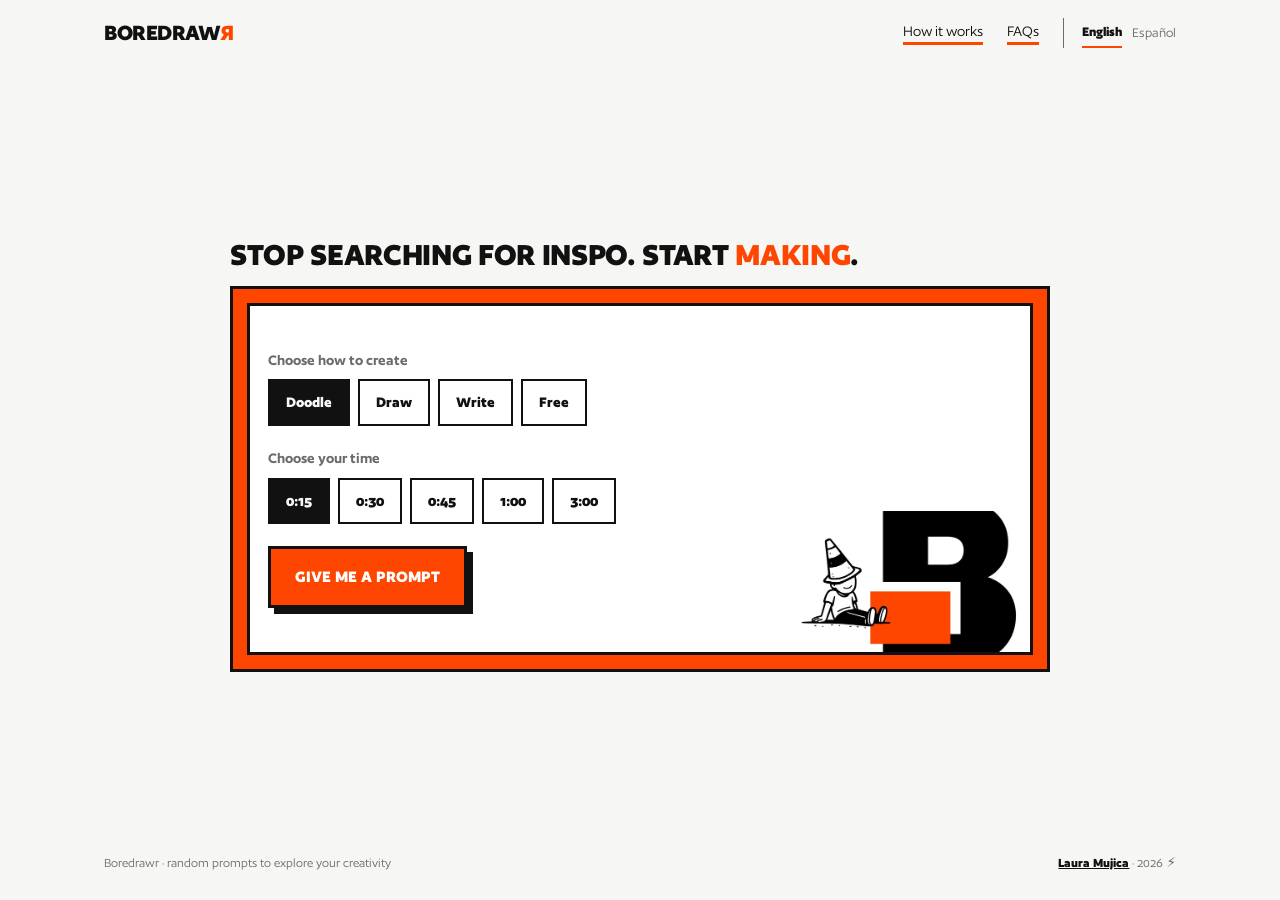
<file: index.html>
<!DOCTYPE html>
<html lang="en">
<head>
<!-- Google tag (gtag.js) -->
<script async src="https://www.googletagmanager.com/gtag/js?id=G-VSSH24MEQZ"></script>
<script>
  window.dataLayer = window.dataLayer || [];
  function gtag(){dataLayer.push(arguments);}
  gtag('js', new Date());
  gtag('config', 'G-VSSH24MEQZ');
</script>
<meta charset="utf-8">
<meta name="viewport" content="width=device-width, initial-scale=1, viewport-fit=cover">
<title>Boredrawr — Drawing &amp; Doodle Prompt Generator</title>
<meta name="description" content="Random drawing and doodling prompts for a quick creative warm-up. Choose a timer from 15 seconds to 3 minutes and start making, without pressure.">
<meta name="author" content="Laura Mujica">
<link rel="apple-touch-icon" sizes="128x128" href="/apple-touch-icon.png">
<meta name="apple-mobile-web-app-title" content="Boredrawr">
<link rel="canonical" href="https://boredrawr.web.app/">
<link rel="alternate" hreflang="en" href="https://boredrawr.web.app/">
<link rel="alternate" hreflang="es" href="https://boredrawr.web.app/es/">
<link rel="alternate" hreflang="x-default" href="https://boredrawr.web.app/">
<meta property="og:locale" content="en_US">
<meta property="og:type" content="website">
<meta property="og:site_name" content="Boredrawr">
<meta property="og:title" content="Boredrawr — Stop searching for inspo. Start making.">
<meta property="og:description" content="Drawing &amp; doodling prompts. A quick creative warm-up for your imagination.">
<meta property="og:url" content="https://boredrawr.web.app/">
<meta property="og:image" content="https://boredrawr.web.app/img/boredrawr-social.png?v=8b0ccb72edf8">
<meta property="og:image:width" content="1201">
<meta property="og:image:height" content="631">
<meta property="og:image:alt" content="Boredrawr — Stop searching for inspo. Start making. Drawing and doodling prompts for a quick creative warm-up.">
<meta name="twitter:card" content="summary_large_image">
<meta name="twitter:title" content="Boredrawr — Stop searching for inspo. Start making.">
<meta name="twitter:description" content="Drawing &amp; doodling prompts. A quick creative warm-up for your imagination.">
<meta name="twitter:image" content="https://boredrawr.web.app/img/boredrawr-social.png?v=8b0ccb72edf8">
<meta name="twitter:image:alt" content="Boredrawr — Stop searching for inspo. Start making. Drawing and doodling prompts for a quick creative warm-up.">
<link rel="icon" type="image/png" href="img/favicon.png">
<link rel="stylesheet" href="css/styles.css?v=721ab4e845">
<script type="application/ld+json">
{
  "@context": "https://schema.org",
  "@graph": [
    {
      "@type": "WebSite",
      "@id": "https://boredrawr.web.app/#website",
      "url": "https://boredrawr.web.app/",
      "name": "Boredrawr",
      "inLanguage": "en",
      "description": "Random drawing and doodling prompts for a quick creative warm-up. Choose a timer from 15 seconds to 3 minutes and start making, without pressure."
    },
    {
      "@type": "WebApplication",
      "@id": "https://boredrawr.web.app/#webapp",
      "url": "https://boredrawr.web.app/",
      "name": "Boredrawr",
      "description": "Random drawing and doodling prompts for a quick creative warm-up. Choose a timer from 15 seconds to 3 minutes and start making, without pressure.",
      "applicationCategory": "EntertainmentApplication",
      "operatingSystem": "Any",
      "browserRequirements": "A modern web browser with JavaScript enabled",
      "inLanguage": "en",
      "isAccessibleForFree": true,
      "offers": {
        "@type": "Offer",
        "price": "0",
        "priceCurrency": "USD"
      },
      "creator": {
        "@type": "Person",
        "name": "Laura Mujica",
        "url": "https://lauramujica.com/"
      }
    }
  ]
}
</script>
</head>
<body>
<div class="wrap top">
<header>
  <a class="logo" href="#top" aria-label="Boredrawr">BOREDRAW<i>R</i></a>
  <button class="menu-toggle" id="menuToggle" type="button" aria-expanded="false" aria-controls="headerLinks" aria-label="Open menu"><span aria-hidden="true"></span><span aria-hidden="true"></span><span aria-hidden="true"></span></button>
  <nav id="headerLinks" class="header-links" aria-label="About Boredrawr">
    <button class="nav" id="openHow" type="button">How it works</button>
    <button class="nav" id="openFaq" type="button">FAQs</button>
    <span class="language-switch" role="group" aria-label="Language">
      <a href="/" lang="en" hreflang="en" aria-current="page">English</a>
      <a href="/es/" lang="es" hreflang="es">Español</a>
    </span>
  </nav>
</header>

<main id="top">
<div class="hero">
  <div>
    <h1>Stop searching for inspo. Start <span class="heading-accent">making</span>.</h1>
  </div>

  <div class="tool" id="app">
    <div class="panel" aria-live="polite">
      <!-- Setup -->
      <div id="setup" class="state">
        <div class="hero-img"><img src="img/brwr-hero.jpg" alt="Character with a traffic cone on its head, sitting next to the Boredrawr B" width="1200" height="675"></div>
        <div class="controls">
        <div><h2 class="field-label">Choose how to create</h2>
          <div class="chips" id="modes" role="group" aria-label="Mode"></div></div>
        <div><h2 class="field-label">Choose your time</h2>
          <div class="chips" id="times" role="group" aria-label="Time limit"></div></div>
        <div class="row"><button class="btn" id="go" disabled>Give me a prompt</button></div>
        <p id="promptError" role="status" hidden>Could not load prompts. Please check your connection and try again.</p>
        <div class="count" id="count"><span></span><button type="button" class="reset" aria-label="Reset count" title="Reset count"><svg width="16" height="16" viewBox="0 0 24 24" fill="none" stroke="currentColor" stroke-width="2.2" stroke-linecap="round" stroke-linejoin="round" aria-hidden="true"><path d="M3 12a9 9 0 1 0 3-6.7L3 8"/><path d="M3 3v5h5"/></svg></button></div>
        </div>
      </div>
      <!-- Running -->
      <div id="run" class="state" hidden>
        <div class="timer" id="clock">00:15</div>
        <div class="bar"><b id="fill"></b></div>
        <div class="prompt"><small>Your random prompt</small><strong id="ptext"></strong></div>
        <div class="row">
          <button class="btn ghost" id="finish">I'm done</button>
        </div>
      </div>
      <!-- Finished -->
      <div id="end" class="state" hidden>
        <div class="done-msg" id="endmsg">Time's up.</div>
        <div class="prompt"><small>You made this</small><strong id="pdone"></strong></div>
        <div class="row">
          <button class="btn" id="again">Go again</button>
          <button class="btn ghost" id="back">Settings</button>
        </div>
        <div class="count" id="count2"><span></span><button type="button" class="reset" aria-label="Reset count" title="Reset count"><svg width="16" height="16" viewBox="0 0 24 24" fill="none" stroke="currentColor" stroke-width="2.2" stroke-linecap="round" stroke-linejoin="round" aria-hidden="true"><path d="M3 12a9 9 0 1 0 3-6.7L3 8"/><path d="M3 3v5h5"/></svg></button></div>
      </div>
    </div>
  </div>
</div>
</main>
</div>

<dialog id="how" aria-label="About Boredrawr">
  <button class="close" id="closeHow" type="button" aria-label="Close">Close</button>
  <div class="m-top two">
    <h2>When the blank page isn't the real problem</h2>
    <div>
      <p>Creative blocks don’t always come from a lack of ideas. Sometimes the hardest part is choosing where to start.</p>
      <p>Boredrawr is a free browser-based random prompt generator for drawing and doodling, with writing and free-form modes too. Choose a creative mode, set a timer and respond to one unexpected prompt.</p>
      <p>Draw an impatient cloud. Doodle a suspicious lighthouse without lifting your pen. Write from the point of view of a sleepy toaster. Or choose Free mode and use any medium.</p>
      <p>No account, no gallery to browse, no lengthy setup. Just a small creative exercise to get you making.</p>
      <div class="callout">Creative momentum, not a perfect result.</div>
    </div>
  </div>
  <div class="m-bottom">
    <h2>How it works</h2>
    <ol class="steps">
      <li><b>Choose how to create</b><span>Draw, doodle, write or use any medium.</span></li>
      <li><b>Choose your time</b><span>Choose 15, 30 or 45 seconds, 1 minute or 3 minutes.</span></li>
      <li><b>Get a random prompt</b><span>An unexpected combination gives you somewhere to start.</span></li>
      <li><b>Make something</b><span>Use pen and paper or your favorite tool.</span></li>
    </ol>
  </div>
</dialog>

<dialog id="faqDialog" class="faq-dialog" aria-labelledby="faqTitle">
  <div class="faq-heading">
    <div><h2 id="faqTitle">Frequently asked questions</h2></div>
    <button class="close" id="closeFaq" type="button" aria-label="Close FAQ">Close</button>
  </div>
  <div class="faq">
    <details><summary><span class="faq-number">01</span><span>What is Boredrawr?</span></summary><p>Boredrawr is a free web app that generates random prompts for drawing, doodling, writing and other creative activities. It runs in your browser.</p></details>
    <details><summary><span class="faq-number">02</span><span>Where does the name Boredrawr come from?</span></summary><p>Boredrawr brings together <b>bored</b>, <b>draw</b>, and <b>drawer</b>. It starts with boredom and turns it into an invitation to draw. The drawer adds a playful twist: imagine opening one and pulling out an unexpected prompt. You never quite know what you’ll find—or where it might take you.</p></details>
    <details><summary><span class="faq-number">03</span><span>How does the prompt generator work?</span></summary><p>It combines an adjective, a subject and an instruction for your selected mode. Each prompt gives you a small creative task to interpret in your own way.</p></details>
    <details><summary><span class="faq-number">04</span><span>Do I need drawing experience?</span></summary><p>No. You can use Boredrawr for a quick sketch, a simple doodle, a short paragraph or an experiment in any medium.</p></details>
    <details><summary><span class="faq-number">05</span><span>Can I use it for writing?</span></summary><p>Yes. Write mode asks you to write one paragraph from the point of view of the character or object in your prompt.</p></details>
    <details><summary><span class="faq-number">06</span><span>What does Free mode do?</span></summary><p>Free mode gives you a subject without restricting the medium. You decide how to respond.</p></details>
    <details><summary><span class="faq-number">07</span><span>How long is each exercise?</span></summary><p>You can choose 15, 30 or 45 seconds, 1 minute or 3 minutes. You can also finish before the timer ends.</p></details>
    <details><summary><span class="faq-number">08</span><span>Is Boredrawr free?</span></summary><p>Yes. You can use the prompt generator without payment or an account.</p></details>
    <details><summary><span class="faq-number">09</span><span>Does Boredrawr save my work?</span></summary><p>Boredrawr does not record your drawings or writing. It stores a completion count in your browser on the device you use.</p></details>
    <details><summary><span class="faq-number">10</span><span>Can I suggest something or request another language?</span></summary><p>Absolutely! Send your suggestions, language requests or questions to <span class="faq-contact"><a id="contactEmail" href="mailto:hello@lauramujica.com">hello@lauramujica.com</a><button id="copyEmail" class="copy-email" type="button" aria-label="Copy email address" title="Copy email address"><svg width="18" height="18" viewBox="0 0 24 24" fill="none" stroke="currentColor" stroke-width="2" stroke-linecap="round" stroke-linejoin="round" aria-hidden="true"><rect x="8" y="8" width="12" height="12" rx="2"/><path d="M16 8V4a2 2 0 0 0-2-2H4a2 2 0 0 0-2 2v10a2 2 0 0 0 2 2h4"/></svg></button></span><span id="copyEmailStatus" class="copy-status" role="status" aria-live="polite"></span></p></details>
  </div>
</dialog>



<div class="wrap"><footer><span>Boredrawr · random prompts to explore your creativity</span><span><a href="https://lauramujica.com/" target="_blank">Laura Mujica</a> · 2026 ⚡</span></footer></div>

<script src="js/app.js?v=e31d42c010" defer></script>
</body>
</html>
</file>
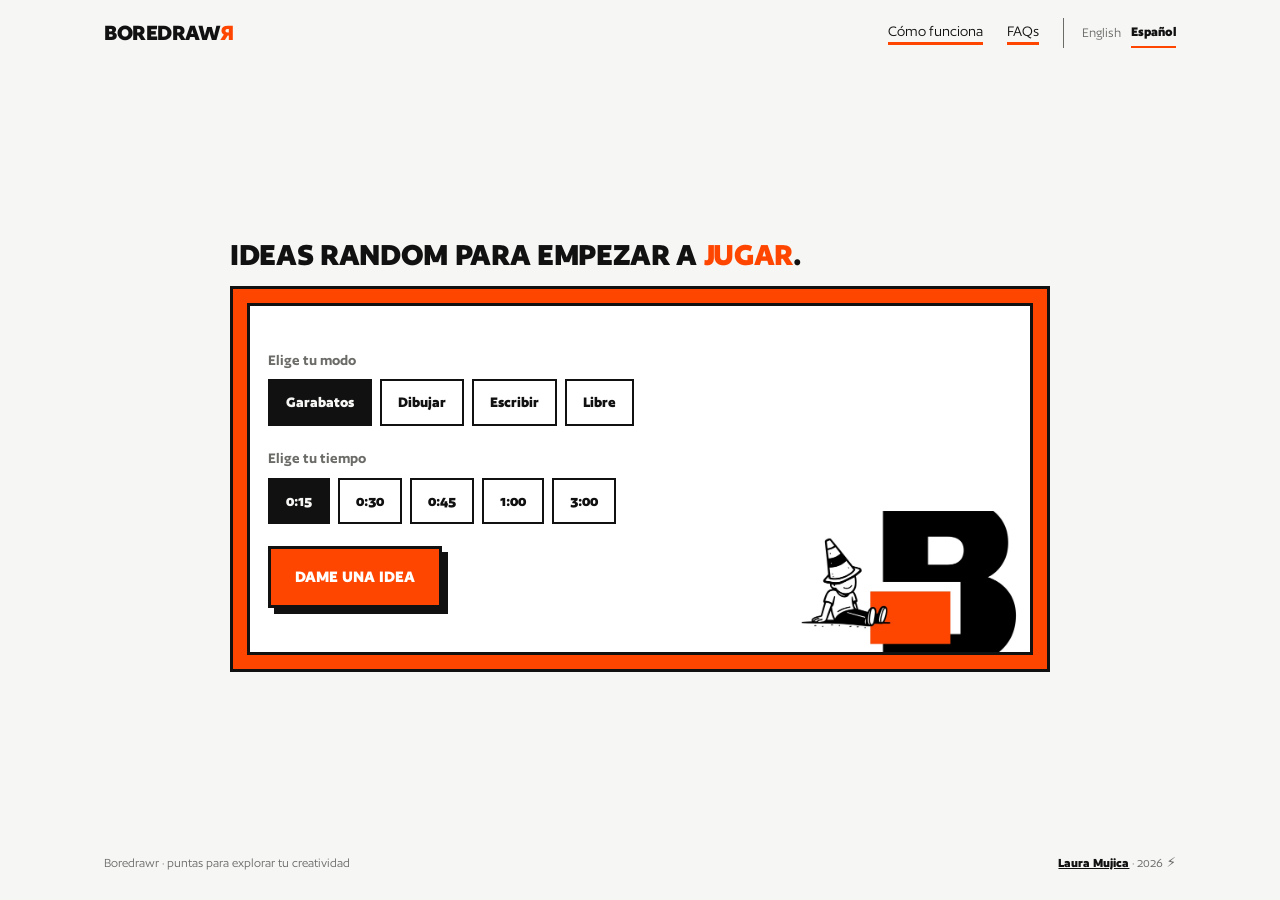
<file: es/index.html>
<!DOCTYPE html>
<html lang="es">
<head>
<!-- Google tag (gtag.js) -->
<script async src="https://www.googletagmanager.com/gtag/js?id=G-VSSH24MEQZ"></script>
<script>
  window.dataLayer = window.dataLayer || [];
  function gtag(){dataLayer.push(arguments);}
  gtag('js', new Date());
  gtag('config', 'G-VSSH24MEQZ');
</script>
<meta charset="utf-8">
<meta name="viewport" content="width=device-width, initial-scale=1, viewport-fit=cover">
<title>Boredrawr — Generador de ideas para dibujar y hacer garabatos</title>
<meta name="description" content="Generador de ideas random para dibujar y hacer garabatos. Elige un tiempo de 15 segundos a 3 minutos y explora tu creatividad, sin presión.">
<meta name="author" content="Laura Mujica">
<link rel="apple-touch-icon" sizes="128x128" href="/apple-touch-icon.png">
<meta name="apple-mobile-web-app-title" content="Boredrawr">
<link rel="canonical" href="https://boredrawr.web.app/es/">
<link rel="alternate" hreflang="en" href="https://boredrawr.web.app/">
<link rel="alternate" hreflang="es" href="https://boredrawr.web.app/es/">
<link rel="alternate" hreflang="x-default" href="https://boredrawr.web.app/">
<meta property="og:locale:alternate" content="en_US">
<meta property="og:type" content="website">
<meta property="og:site_name" content="Boredrawr">
<meta property="og:title" content="Boredrawr — Ideas random para explorar tu creatividad.">
<meta property="og:description" content="Dibuja. Garabatea. Improvisa. Un momento para soltar la mano.">
<meta property="og:url" content="https://boredrawr.web.app/es/">
<meta property="og:image" content="https://boredrawr.web.app/img/boredrawr-social-es.png?v=b3587d9e0334">
<meta property="og:image:width" content="1201">
<meta property="og:image:height" content="631">
<meta property="og:image:alt" content="Boredrawr — Ideas random para explorar tu creatividad. Dibuja. Garabatea. Improvisa. Un momento para soltar la mano.">
<meta name="twitter:card" content="summary_large_image">
<meta name="twitter:title" content="Boredrawr — Ideas random para explorar tu creatividad.">
<meta name="twitter:description" content="Dibuja. Garabatea. Improvisa. Un momento para soltar la mano.">
<meta name="twitter:image" content="https://boredrawr.web.app/img/boredrawr-social-es.png?v=b3587d9e0334">
<meta name="twitter:image:alt" content="Boredrawr — Ideas random para explorar tu creatividad. Dibuja. Garabatea. Improvisa. Un momento para soltar la mano.">
<link rel="icon" type="image/png" href="/img/favicon.png">
<link rel="stylesheet" href="/css/styles.css?v=721ab4e845">
<script type="application/ld+json">
{
  "@context": "https://schema.org",
  "@graph": [
    {
      "@type": "WebSite",
      "@id": "https://boredrawr.web.app/es/#website",
      "url": "https://boredrawr.web.app/es/",
      "name": "Boredrawr",
      "inLanguage": "es",
      "description": "Generador de ideas random para dibujar y hacer garabatos. Elige un tiempo de 15 segundos a 3 minutos y explora tu creatividad, sin presión."
    },
    {
      "@type": "WebApplication",
      "@id": "https://boredrawr.web.app/es/#webapp",
      "url": "https://boredrawr.web.app/es/",
      "name": "Boredrawr",
      "description": "Generador de ideas random para dibujar y hacer garabatos. Elige un tiempo de 15 segundos a 3 minutos y explora tu creatividad, sin presión.",
      "applicationCategory": "EntertainmentApplication",
      "operatingSystem": "Any",
      "browserRequirements": "Un navegador moderno con JavaScript habilitado",
      "inLanguage": "es",
      "isAccessibleForFree": true,
      "offers": {
        "@type": "Offer",
        "price": "0",
        "priceCurrency": "USD"
      },
      "creator": {
        "@type": "Person",
        "name": "Laura Mujica",
        "url": "https://lauramujica.com/"
      }
    }
  ]
}
</script>
</head>
<body>
<div class="wrap top">
<header>
  <a class="logo" href="#top" aria-label="Boredrawr">BOREDRAW<i>R</i></a>
  <button class="menu-toggle" id="menuToggle" type="button" aria-expanded="false" aria-controls="headerLinks" aria-label="Abrir menú"><span aria-hidden="true"></span><span aria-hidden="true"></span><span aria-hidden="true"></span></button>
  <nav id="headerLinks" class="header-links" aria-label="Acerca de Boredrawr">
    <button class="nav" id="openHow" type="button">Cómo funciona</button>
    <button class="nav" id="openFaq" type="button">FAQs</button>
    <span class="language-switch" role="group" aria-label="Idioma">
      <a href="/" lang="en" hreflang="en">English</a>
      <a href="/es/" lang="es" hreflang="es" aria-current="page">Español</a>
    </span>
  </nav>
</header>

<main id="top">
<div class="hero">
  <div>
    <h1>Ideas random para empezar a <span class="heading-accent">jugar</span>.</h1>
  </div>

  <div class="tool" id="app">
    <div class="panel" aria-live="polite">
      <!-- Setup -->
      <div id="setup" class="state">
        <div class="hero-img"><img src="/img/brwr-hero.jpg" alt="Personaje con un cono de tránsito en la cabeza, sentado junto a la B de Boredrawr" width="1200" height="675"></div>
        <div class="controls">
        <div><h2 class="field-label">Elige tu modo</h2>
          <div class="chips" id="modes" role="group" aria-label="Modo creativo"></div></div>
        <div><h2 class="field-label">Elige tu tiempo</h2>
          <div class="chips" id="times" role="group" aria-label="Límite de tiempo"></div></div>
        <div class="row"><button class="btn" id="go" disabled>Dame una idea</button></div>
        <p id="promptError" role="status" hidden>No se pudieron cargar las ideas. Revisa tu conexión y vuelve a intentar.</p>
        <div class="count" id="count"><span></span><button type="button" class="reset" aria-label="Reiniciar contador" title="Reiniciar contador"><svg width="16" height="16" viewBox="0 0 24 24" fill="none" stroke="currentColor" stroke-width="2.2" stroke-linecap="round" stroke-linejoin="round" aria-hidden="true"><path d="M3 12a9 9 0 1 0 3-6.7L3 8"/><path d="M3 3v5h5"/></svg></button></div>
        </div>
      </div>
      <!-- Running -->
      <div id="run" class="state" hidden>
        <div class="timer" id="clock">00:15</div>
        <div class="bar"><b id="fill"></b></div>
        <div class="prompt"><small>Tu idea al azar</small><strong id="ptext"></strong></div>
        <div class="row">
          <button class="btn ghost" id="finish">Ya terminé</button>
        </div>
      </div>
      <!-- Finished -->
      <div id="end" class="state" hidden>
        <div class="done-msg" id="endmsg">Se terminó el tiempo.</div>
        <div class="prompt"><small>Esto creaste</small><strong id="pdone"></strong></div>
        <div class="row">
          <button class="btn" id="again">Otra idea</button>
          <button class="btn ghost" id="back">Opciones</button>
        </div>
        <div class="count" id="count2"><span></span><button type="button" class="reset" aria-label="Reiniciar contador" title="Reiniciar contador"><svg width="16" height="16" viewBox="0 0 24 24" fill="none" stroke="currentColor" stroke-width="2.2" stroke-linecap="round" stroke-linejoin="round" aria-hidden="true"><path d="M3 12a9 9 0 1 0 3-6.7L3 8"/><path d="M3 3v5h5"/></svg></button></div>
      </div>
    </div>
  </div>
</div>
</main>
</div>

<dialog id="how" aria-label="Acerca de Boredrawr">
  <button class="close" id="closeHow" type="button" aria-label="Cerrar">Cerrar</button>
  <div class="m-top two">
    <h2>Cuando la hoja en blanco no es el verdadero problema</h2>
    <div>
      <p>Los bloqueos creativos no siempre aparecen por falta de ideas. A veces, lo más difícil es elegir por dónde empezar.</p>
      <p>Boredrawr es una web app gratuita que genera ideas al azar para dibujar y hacer garabatos. También puedes escribir o elegir un medio libre. Elige un modo creativo, un tiempo y una idea inesperada para interpretar.</p>
      <p>Dibuja una nube impaciente. Haz un garabato de un faro sospechoso sin levantar el lápiz. Escribe desde el punto de vista de una tostadora dormilona. O elige el modo Libre y usa cualquier medio.</p>
      <p>Sin cuentas, sin galerías para recorrer ni preparativos largos. Solo un pequeño ejercicio creativo para empezar a hacer.</p>
      <div class="callout">Dale impulso a tu creatividad. El resultado no tiene que ser perfecto.</div>
    </div>
  </div>
  <div class="m-bottom">
    <h2>Cómo funciona</h2>
    <ol class="steps">
      <li><b>Elige tu modo</b><span>Dibuja, haz garabatos, escribe o usa cualquier medio.</span></li>
      <li><b>Elige tu tiempo</b><span>Elige 15, 30 o 45 segundos, 1 minuto o 3 minutos.</span></li>
      <li><b>Recibe una idea al azar</b><span>Una combinación inesperada te da un punto de partida.</span></li>
      <li><b>Crea algo</b><span>Usa papel y lápiz o tu herramienta preferida.</span></li>
    </ol>
  </div>
</dialog>

<dialog id="faqDialog" class="faq-dialog" aria-labelledby="faqTitle">
  <div class="faq-heading">
    <div><h2 id="faqTitle">Preguntas frecuentes</h2></div>
    <button class="close" id="closeFaq" type="button" aria-label="Cerrar preguntas frecuentes">Cerrar</button>
  </div>
  <div class="faq">
    <details><summary><span class="faq-number">01</span><span>¿Qué es Boredrawr?</span></summary><p>Boredrawr es una web app gratuita que genera ideas al azar para dibujar, hacer garabatos, escribir y explorar otras actividades creativas. Funciona en tu navegador.</p></details>
    <details><summary><span class="faq-number">02</span><span>¿De dónde viene el nombre Boredrawr?</span></summary><p>Se pronuncia aproximadamente «bor-dróuer», con un sonido cercano al inglés. Boredrawr combina tres palabras en inglés: <b>bored</b> (aburrido), <b>draw</b> (dibujar) y <b>drawer</b> (cajón). El aburrimiento se convierte en una invitación a dibujar, y el cajón suma un juego: imagina abrirlo y sacar una idea inesperada. Nunca sabes del todo qué encontrarás ni adónde te llevará.</p></details>
    <details><summary><span class="faq-number">03</span><span>¿Cómo funciona el generador de ideas?</span></summary><p>Combina un adjetivo, un personaje u objeto y una instrucción según el modo que elijas. Cada idea propone una pequeña actividad creativa para interpretar a tu manera.</p></details>
    <details><summary><span class="faq-number">04</span><span>¿Necesito saber dibujar?</span></summary><p>No. Puedes usar Boredrawr para un boceto rápido, un garabato sencillo, un párrafo corto o un experimento en cualquier medio.</p></details>
    <details><summary><span class="faq-number">05</span><span>¿Puedo usarlo para escribir?</span></summary><p>Sí. El modo Escribir te propone un párrafo desde el punto de vista del personaje u objeto de tu idea.</p></details>
    <details><summary><span class="faq-number">06</span><span>¿Qué hace el modo Libre?</span></summary><p>El modo Libre te da un tema sin limitar el medio. Tú decides cómo interpretarlo.</p></details>
    <details><summary><span class="faq-number">07</span><span>¿Cuánto dura cada ejercicio?</span></summary><p>Puedes elegir 15, 30 o 45 segundos, 1 minuto o 3 minutos. También puedes terminar antes de que se acabe el tiempo.</p></details>
    <details><summary><span class="faq-number">08</span><span>¿Boredrawr es gratis?</span></summary><p>Sí. Puedes usar el generador de ideas sin pagar ni crear una cuenta.</p></details>
    <details><summary><span class="faq-number">09</span><span>¿Boredrawr guarda lo que hago?</span></summary><p>Boredrawr no guarda tus dibujos ni tus textos. Solo guarda un contador de ejercicios completados en el navegador del dispositivo que usas.</p></details>
    <details><summary><span class="faq-number">10</span><span>¿Puedo enviar sugerencias o pedir otro idioma?</span></summary><p>¡Claro! Envía tus sugerencias, pedidos de nuevos idiomas o consultas a <span class="faq-contact"><a id="contactEmail" href="mailto:hello@lauramujica.com">hello@lauramujica.com</a><button id="copyEmail" class="copy-email" type="button" aria-label="Copiar correo electrónico" title="Copiar correo electrónico"><svg width="18" height="18" viewBox="0 0 24 24" fill="none" stroke="currentColor" stroke-width="2" stroke-linecap="round" stroke-linejoin="round" aria-hidden="true"><rect x="8" y="8" width="12" height="12" rx="2"/><path d="M16 8V4a2 2 0 0 0-2-2H4a2 2 0 0 0-2 2v10a2 2 0 0 0 2 2h4"/></svg></button></span><span id="copyEmailStatus" class="copy-status" role="status" aria-live="polite"></span></p></details>
  </div>
</dialog>



<div class="wrap"><footer><span>Boredrawr · puntas para explorar tu creatividad</span><span><a href="https://lauramujica.com/" target="_blank">Laura Mujica</a> · 2026 ⚡</span></footer></div>

<script src="/js/app.js?v=e31d42c010" defer></script>
</body>
</html>
</file>
<file: css/styles.css>
@font-face{font-family:'Author';font-weight:400;font-style:normal;font-display:swap;src:url('../fonts/Author-Regular.otf') format('opentype')}
@font-face{font-family:'Author';font-weight:600;font-style:normal;font-display:swap;src:url('../fonts/Author-Semibold.otf') format('opentype')}
@font-face{font-family:'Author';font-weight:700;font-style:normal;font-display:swap;src:url('../fonts/Author-Bold.otf') format('opentype')}

:root{--bg:#f6f6f4;--ink:#111;--muted:#6b6b68;--card:#fff;--orange:#FF4600;--on-orange:#fff;--line:#111;
box-sizing:border-box;padding-top:env(safe-area-inset-top,0px);padding-bottom:env(safe-area-inset-bottom,0px)}
@media (prefers-color-scheme:dark){:root:not([data-theme="light"]){--bg:#141414;--ink:#f6f6f4;--muted:#a3a39f;--card:#1e1e1e;--line:#f6f6f4}}
:root[data-theme="dark"]{--bg:#141414;--ink:#f6f6f4;--muted:#a3a39f;--card:#1e1e1e;--line:#f6f6f4}
html{scroll-padding-top:env(safe-area-inset-top,0px)}
*{box-sizing:border-box}
body{margin:0;background:var(--bg);color:var(--ink);font-family:'Author',system-ui,sans-serif;line-height:1.4;display:flex;flex-direction:column;height:100vh;height:calc(100dvh - env(safe-area-inset-top,0px) - env(safe-area-inset-bottom,0px));overflow:hidden}
.wrap{max-width:1120px;width:100%;margin:0 auto;padding:0 24px}.top{flex:1;min-height:0;display:flex;flex-direction:column}
header{display:flex;justify-content:space-between;align-items:center;padding:16px 0}
.logo{font-weight:700;font-size:1.5rem;letter-spacing:-.02em;text-decoration:none;color:var(--ink)}
.logo i{font-style:normal;display:inline-block;transform:scaleX(-1);color:var(--orange)}
header .nav{font:inherit;font-weight:400;color:var(--ink);background:none;border:0;border-bottom:3px solid var(--orange);padding:0;cursor:pointer}header .nav:focus-visible{outline:3px solid var(--orange);outline-offset:4px}
h1,h2{font-weight:700;text-transform:uppercase;line-height:1;letter-spacing:-.01em;margin:0}
h1{font-size:clamp(1.5rem,3vw,2.1rem)}
h2{font-size:clamp(1.8rem,4vw,2.8rem)}
main{flex:1;min-height:0;display:flex}.hero{display:flex;flex-direction:column;gap:14px;width:100%;max-width:820px;margin:0 auto;padding:12px 0;min-height:0;justify-content:center}
.hero p.lead{font-size:1.2rem;color:var(--muted);max-width:30ch;margin:24px 0 0}
.tool{background:var(--orange);padding:clamp(10px,2vh,14px);border:3px solid var(--line);flex:0 1 386px;min-height:0;max-height:386px;display:flex}
.panel{background:var(--card);border:3px solid var(--line);position:relative;--pad:clamp(12px,3vh,18px);padding:var(--pad);flex:1;min-height:0;overflow:auto;display:flex;flex-direction:column}
.panel .field-label{margin:0 0 8px;font-size:1rem;font-weight:600;color:var(--muted)}
.chips{display:flex;flex-wrap:wrap;gap:8px}
.chip{font:inherit;font-weight:700;background:var(--card);color:var(--ink);border:2px solid var(--line);padding:10px 16px;cursor:pointer}
.chip[aria-pressed="true"]{background:var(--ink);color:var(--bg)}
.chip:focus-visible,.btn:focus-visible{outline:3px solid var(--orange);outline-offset:2px}
.btn{font:inherit;font-weight:700;font-size:1.1rem;text-transform:uppercase;background:var(--orange);color:var(--on-orange);border:3px solid var(--line);padding:16px 24px;cursor:pointer;box-shadow:6px 6px 0 var(--line);transition:transform .08s,box-shadow .08s}
.btn:active{transform:translate(4px,4px);box-shadow:2px 2px 0 var(--line)}
.btn.ghost{background:var(--card);color:var(--ink)}
.row{display:flex;gap:12px;flex-wrap:wrap}.state{display:flex;flex-direction:column;gap:clamp(10px,2vh,20px);flex:1;min-height:0}.hero-img{position:absolute;right:0;bottom:0;width:min(32%,300px,42vh);pointer-events:none;line-height:0}.hero-img img{width:100%;height:auto;mix-blend-mode:multiply}@media (prefers-color-scheme:dark){:root:not([data-theme="light"]) .hero-img img{mix-blend-mode:normal}}:root[data-theme="dark"] .hero-img img{mix-blend-mode:normal}.controls{position:relative;z-index:1}
.controls{display:flex;flex-direction:column;gap:clamp(12px,2.4vh,28px)}#setup{justify-content:center;gap:clamp(12px,2.4vh,28px)}
.state{gap:12px}.state > :not(.prompt){flex-shrink:0}
.prompt{background:var(--orange);color:var(--on-orange);padding:16px 28px;box-shadow:8px 8px 0 var(--line);flex:1;min-height:120px;display:flex;flex-direction:column;justify-content:safe center;margin-right:8px;margin-bottom:8px}
.prompt small{display:block;font-weight:700;opacity:.9;margin-bottom:8px;flex-shrink:0}
.prompt strong{display:block;font-size:clamp(1.5rem,min(5vw,7vh),3.6rem);font-weight:700;text-transform:uppercase;line-height:1.05;overflow-wrap:anywhere;flex-shrink:0}
.timer{font-size:clamp(2.4rem,5vh,3rem);font-weight:700;font-variant-numeric:tabular-nums;line-height:1}
.bar{height:10px;background:color-mix(in srgb,var(--ink) 15%,transparent)}
.bar b{display:block;height:100%;width:100%;background:var(--orange);transition:width .25s linear}
.done-msg{font-size:clamp(1.4rem,4vh,2rem);font-weight:700;text-transform:uppercase;line-height:1.05}
.count{color:var(--muted);font-size:.95rem;display:flex;align-items:center;gap:6px}.reset{background:none;border:0;padding:4px;cursor:pointer;color:var(--muted);line-height:0}.reset:hover{color:var(--ink)}.reset:focus-visible{outline:3px solid var(--orange);outline-offset:2px}
[hidden]{display:none!important}
section.band{padding:72px 0;border-top:3px solid var(--line)}
dialog{background:transparent;color:var(--ink);border:3px solid var(--line);padding:0;width:calc(100% - 32px);max-width:960px;max-height:calc(100% - 32px);overflow:auto;margin:auto}dialog::backdrop{background:rgba(0,0,0,.65)}
.m-top{background:var(--bg);padding:clamp(48px,8vh,72px) 40px clamp(20px,4vh,44px)}.m-bottom{background:#141414;color:#f6f6f4;padding:clamp(20px,4vh,40px) 40px}dialog h2{font-size:clamp(1.3rem,min(3.4vw,4.2vh),2.4rem)}dialog .two p{font-size:clamp(.9rem,2.1vh,1.1rem);margin-bottom:clamp(8px,1.6vh,16px)}dialog .callout{font-size:clamp(1rem,2.4vh,1.2rem);padding:clamp(12px,2vh,20px) 20px;margin-top:clamp(12px,2vh,24px)}dialog .steps{margin-top:clamp(14px,3vh,32px);gap:16px}dialog .steps b{font-size:clamp(1rem,2.3vh,1.2rem)}dialog .steps span{font-size:clamp(.85rem,2vh,1rem)}
dialog .close{position:absolute;top:16px;right:16px;font:inherit;font-weight:700;background:#111;color:#fff;border:2px solid #111;padding:6px 12px;cursor:pointer}dialog .close:focus-visible{outline:3px solid var(--orange);outline-offset:2px}
@media (max-width:820px){.m-top{padding:clamp(44px,7vh,64px) 20px clamp(16px,3vh,28px);gap:14px}.m-bottom{padding:clamp(16px,3vh,28px) 20px}}
.steps{list-style:none;padding:0;margin:40px 0 0;display:grid;grid-template-columns:repeat(4,1fr);gap:24px}
.steps li{border-top:3px solid var(--orange);padding-top:16px}
.steps b{display:block;font-size:1.2rem;text-transform:uppercase;font-weight:700}
.steps span{color:#b9b9b4}
.two{display:grid;grid-template-columns:1fr 1fr;gap:48px;align-items:start}
.two p{font-size:1.15rem;margin:0 0 16px;max-width:46ch}
.callout{background:var(--orange);color:var(--on-orange);padding:20px 24px;font-weight:700;text-transform:uppercase;font-size:1.3rem;box-shadow:8px 8px 0 var(--line);margin-top:24px}
footer{padding:10px 0 clamp(14px,3vh,28px);color:var(--muted);font-size:.85rem;display:flex;justify-content:space-between;flex-wrap:wrap;gap:8px}footer a{color:var(--ink);font-weight:700}
@media (max-width:820px){.two{grid-template-columns:1fr;gap:32px}.steps{grid-template-columns:1fr 1fr}}
@media (max-width:520px){.chips{gap:6px}.chip{padding:7px 10px;font-size:.9rem}.btn{padding:12px 18px;font-size:1rem}.panel .field-label{margin-bottom:6px}.tool{padding:8px}.prompt{padding:16px}footer{font-size:.8rem}}
@media (max-width:820px){dialog{max-height:calc(100% - 16px);width:calc(100% - 16px)}dialog h2{font-size:1.15rem}dialog .two p{font-size:.86rem;line-height:1.3;margin-bottom:8px}dialog .callout{font-size:.95rem;padding:10px 14px;margin-top:10px;box-shadow:5px 5px 0 var(--line)}dialog .steps{gap:10px 14px;margin-top:12px}dialog .steps li{padding-top:10px}dialog .steps b{font-size:.95rem}dialog .steps span{font-size:.8rem;line-height:1.25}dialog .close{top:10px;right:10px;padding:4px 10px}.m-top{padding-top:44px}}
@media (prefers-reduced-motion:reduce){*{transition:none!important}}

/* Descriptive copy and information stay separate from the prompt controls. */
.intro{margin:8px 0 0;color:var(--muted);font-size:clamp(.9rem,1.7vh,1rem);line-height:1.4;max-width:100%}
.panel .field-label{text-transform:none;line-height:1.4;letter-spacing:normal}
.faq{background:var(--bg);padding:clamp(24px,4vh,40px) 40px}
.faq h2{margin-bottom:20px;font-size:clamp(1.3rem,3vw,2rem)}
.faq details{border-top:1px solid var(--muted);padding:14px 0}
.faq summary{font-weight:600;cursor:pointer}
.faq summary:focus-visible{outline:3px solid var(--orange);outline-offset:4px}
.faq p{margin:12px 0 0;max-width:68ch;line-height:1.5}
@media(max-width:820px){.faq{padding:24px 20px}}

.hero h1{text-wrap:balance}

.header-links{display:flex;align-items:center;justify-content:flex-end;flex-wrap:wrap;gap:24px}
.language-switch{display:flex;gap:10px;align-items:center;padding-left:18px;border-left:1px solid var(--muted);font-size:.9rem}
.language-switch a{color:var(--muted);text-decoration:none;padding:4px 0}
.language-switch a[aria-current="page"]{color:var(--ink);font-weight:700;border-bottom:2px solid var(--orange)}
.language-switch a:focus-visible{outline:3px solid var(--orange);outline-offset:3px}
@media(max-width:620px){header{gap:16px;align-items:flex-start}.logo{flex-shrink:0}.header-links{gap:10px 16px;font-size:.9rem}.language-switch{flex-basis:100%;justify-content:flex-end;border-left:0;padding-left:0;font-size:.85rem}}
.faq-dialog{max-width:760px;border-color:#111;background:#fff;color:#111}
.faq-heading{position:sticky;top:0;z-index:2;display:flex;align-items:flex-start;justify-content:space-between;gap:24px;background:var(--orange);color:#111;padding:28px 32px;border-bottom:3px solid #111}

.faq-heading h2{font-size:clamp(1.5rem,3vw,2.4rem);max-width:18ch}
.faq-dialog .close{position:static;flex-shrink:0;border-color:#111;background:#111;color:#fff;padding:8px 12px}
.faq-dialog .close:focus-visible{outline-color:#fff}
.faq-dialog .faq{background:#fff;color:#111;padding:12px 32px 28px}
.faq-dialog .faq details{border-top:0;border-bottom:2px solid #111;padding:0}
.faq-dialog .faq summary{display:flex;align-items:center;gap:14px;list-style:none;padding:18px 0;font-size:1.05rem}
.faq-dialog .faq summary::-webkit-details-marker{display:none}
.faq-number{display:flex;align-items:center;justify-content:center;width:32px;height:32px;flex-shrink:0;background:var(--orange);color:#111;font-size:.85rem;font-weight:700}
.faq-dialog .faq summary::after{content:'+';margin-left:auto;padding-left:10px;color:var(--orange);font-size:1.7rem;font-weight:700;line-height:1}
.faq-dialog .faq details[open] summary::after{content:'−'}
.faq-dialog .faq p{margin:0 0 20px 46px;padding:0 0 0 16px;border-left:3px solid var(--orange);font-size:1rem;line-height:1.55}
@media(max-width:520px){.header-links{gap:16px}.faq-heading{padding:22px 20px;gap:14px}.faq-dialog .faq{padding:8px 20px 20px}.faq-heading h2{font-size:1.4rem}.faq-dialog .faq summary{font-size:.95rem;gap:10px}.faq-dialog .faq p{margin-left:42px}}

.faq-contact{display:inline-flex;align-items:center;gap:8px;flex-wrap:wrap;max-width:100%}.faq-contact a{color:inherit;overflow-wrap:anywhere}.copy-email{display:inline-flex;align-items:center;justify-content:center;width:36px;height:36px;flex-shrink:0;border:2px solid #111;background:#fff;color:#111;cursor:pointer}.copy-email:hover{background:var(--orange)}.copy-email:focus-visible{outline:3px solid var(--orange);outline-offset:3px}.copy-status{display:block;font-size:.9rem}.copy-status:empty{display:none}

/* Compact navigation and centered footer on mobile. */
.heading-accent{color:var(--orange)}
.menu-toggle{display:none}
@media(max-width:620px){
 header{position:relative;align-items:center}
 .menu-ready .menu-toggle{display:flex;flex-direction:column;justify-content:center;align-items:center;gap:3px;width:32px;height:32px;padding:6px;background:transparent;border:2px solid var(--line);box-shadow:3px 3px 0 var(--line);cursor:pointer;color:var(--ink)}
 .menu-toggle span{display:block;width:16px;height:2px;background:var(--ink)}
 .menu-toggle:focus-visible{outline:3px solid var(--orange);outline-offset:6px}
 .menu-ready .header-links{display:none;position:absolute;top:calc(100% - 4px);right:0;z-index:10;flex-direction:column;align-items:flex-start;gap:20px;min-width:210px;padding:20px;background:var(--card);border:3px solid var(--line);box-shadow:5px 5px 0 var(--line)}
 .menu-ready .header-links.is-open{display:flex}
 .menu-ready .language-switch{flex-basis:auto;justify-content:flex-start;width:100%;border:0;border-top:1px solid var(--muted);padding:14px 0 0}
 footer{flex-direction:column;align-items:center;justify-content:center;text-align:center}
 footer>span{width:100%}
}

@media(max-width:620px){.logo{display:inline-flex;align-items:baseline;font-size:1.75rem;line-height:1;white-space:nowrap}.logo i{display:block;font:inherit;line-height:1;transform-origin:center}}

/* Keep the activity frame and heading together in the mobile viewport. */
@media(max-width:620px){
 .hero{justify-content:center;padding:12px 0;gap:18px}
 .hero>div:first-child{flex-shrink:0}
 .hero h1{text-align:center;font-size:1.65rem}
 .tool{flex:0 1 386px}
 .hero-img{width:min(40%,220px,42vh)}
 #setup .count{max-width:calc(60% - 8px)}
 .count>span{min-width:0;overflow-wrap:anywhere}
 .count .reset{flex-shrink:0}
}
</file>
